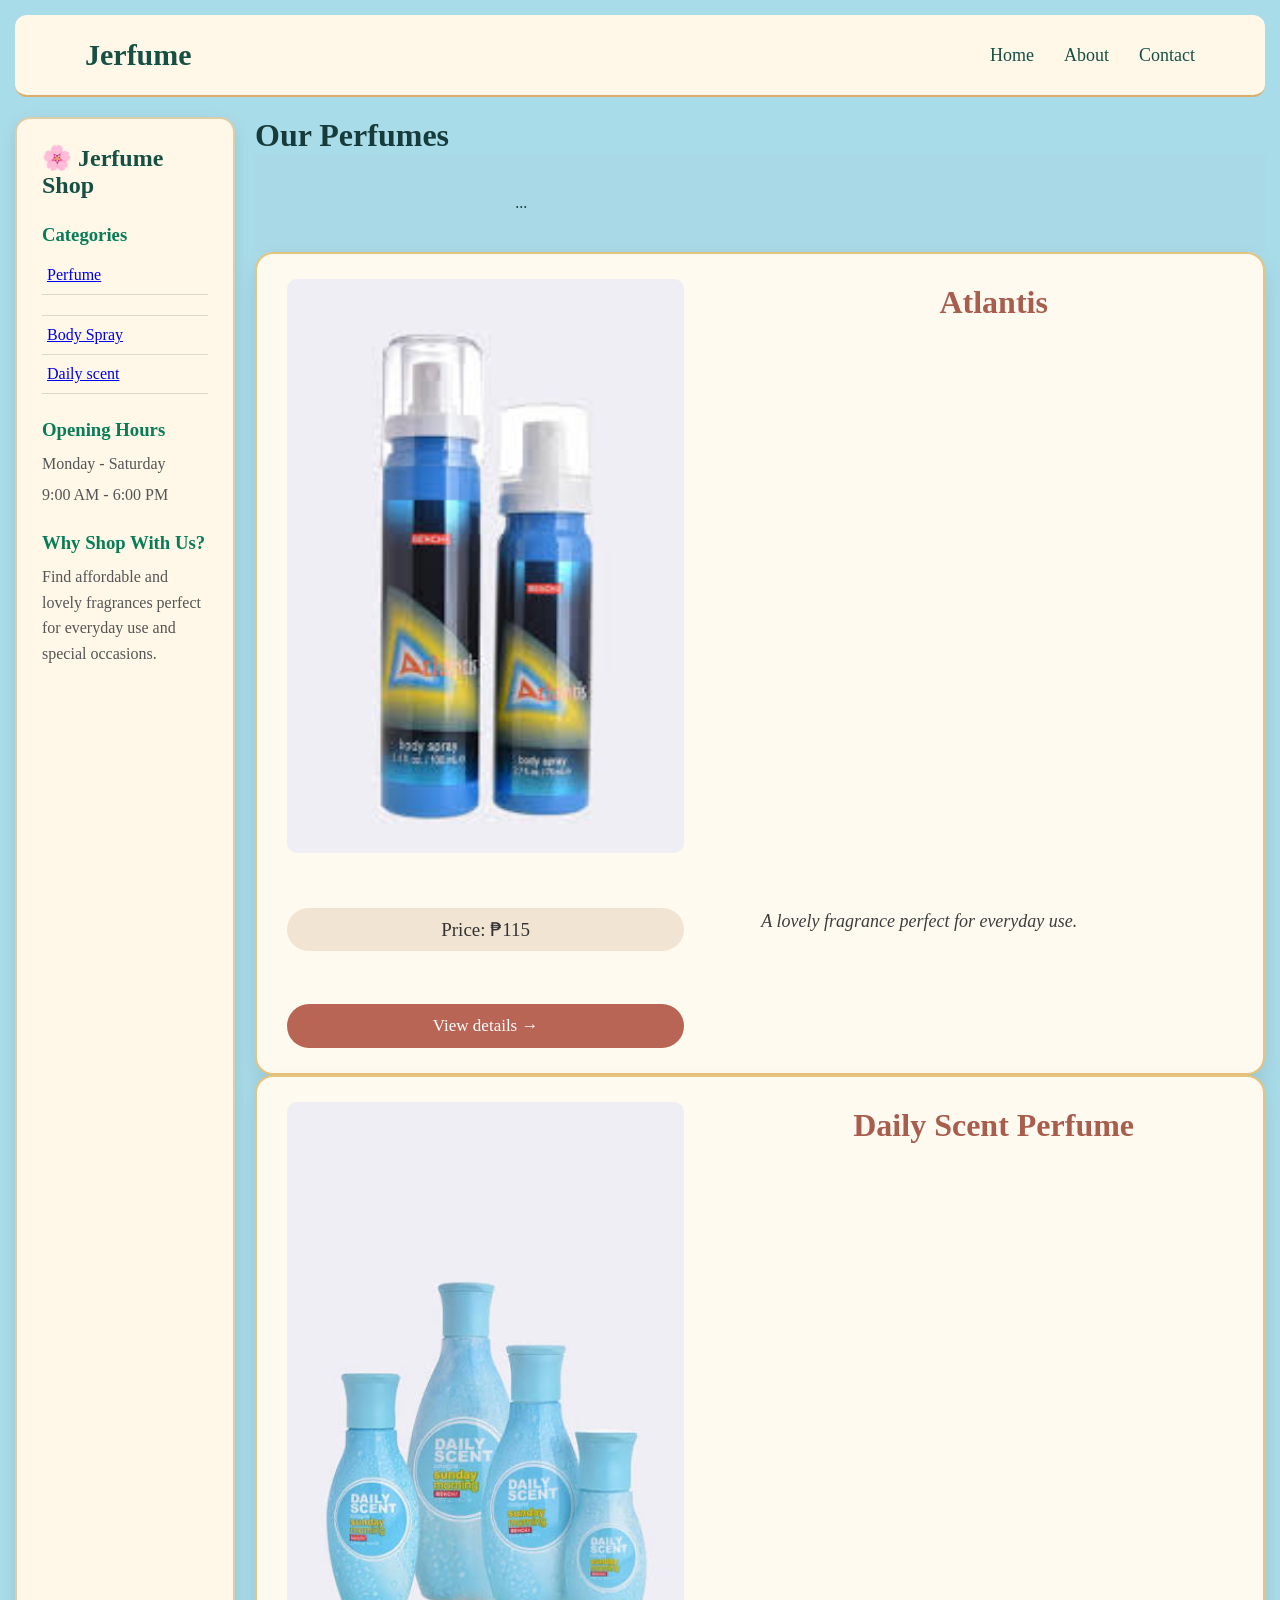
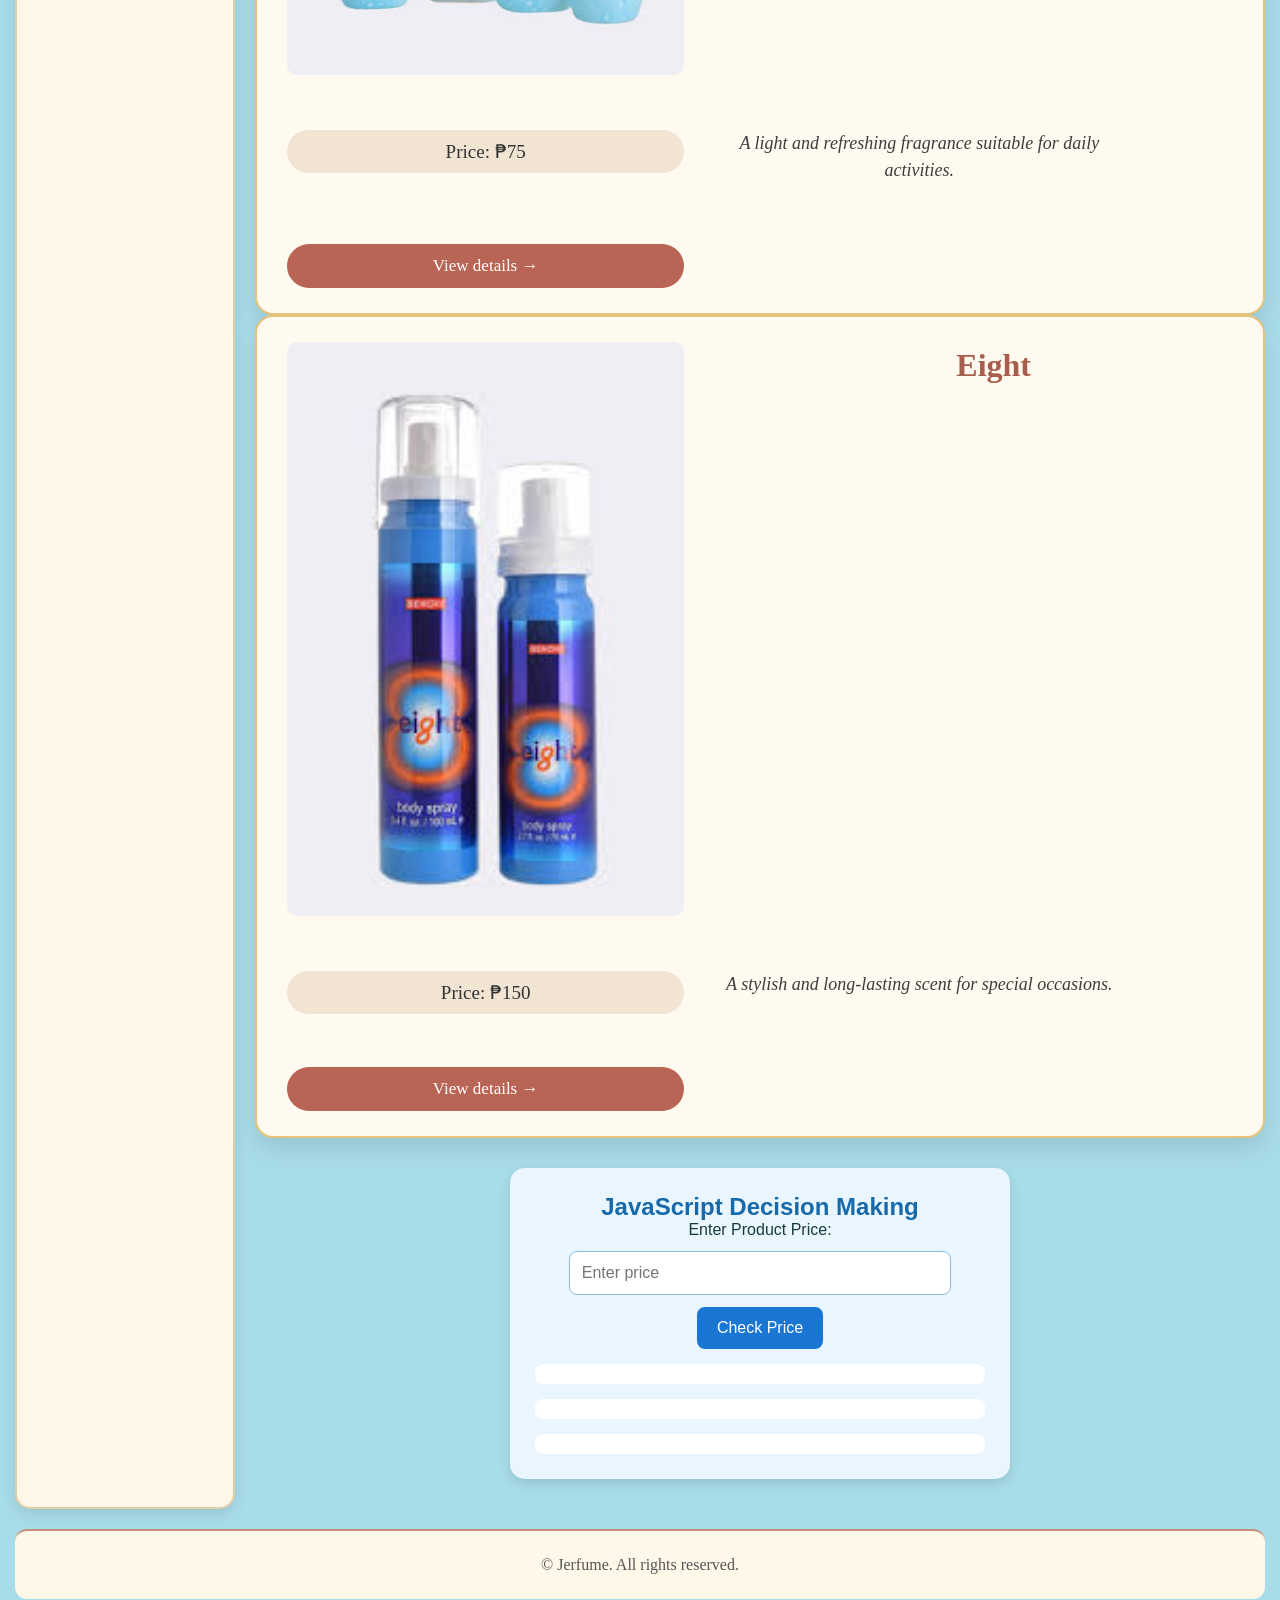
<file: index.html>
<!DOCTYPE html>
<html lang="en">

<head>
    <meta charset="UTF-8">
    <meta name="viewport" content="width=device-width, initial-scale=1.0">

    <title>Jerfume Shop</title>

    <link rel="stylesheet" href="style.css">
</head>

<body>

<div class="page">

    <!-- HEADER -->
    <header class="site-header">

        <h1 id="shop-name">Jerfume</h1>


        <nav>
            <ul>
                <li><a href="index.html">Home</a></li>
                <li><a href="about.html">About</a></li>
                <li><a href="contact.html">Contact</a></li>
            </ul>
        </nav>

    </header>


    <!-- SIDEBAR -->
    <aside class="sidebar">

        <h2>🌸 Jerfume Shop</h2>

        <h3>Categories</h3>

        <ul>
            <li><a href="products/atlantis.html">Perfume</a></li>
            <li><li><a href="products/eight.html">Body Spray</li>
            <li><a href="products/scent.html">Daily scent</a></li>
        
        </ul>

        <h3>Opening Hours</h3>

        <p>Monday - Saturday</p>
        <p>9:00 AM - 6:00 PM</p>

        <h3>Why Shop With Us?</h3>

        <p>
            Find affordable and lovely
            fragrances perfect for
            everyday use and special
            occasions.
        </p>

    </aside>


    <!-- MAIN -->
    <main>
<main>
    <h1>Our Perfumes</h1>

    <div class="products">
        ...
    </div>
</main>

                <!-- 1. ATLANTIS -->
                <div class="product-card">

                    <img src="atlantis.jpg" alt="Atlantis">

                    <h2>Atlantis</h2>

                    <div class="price">
                        Price: ₱115
                    </div>

                    <p class="product-description">
    A lovely fragrance perfect for everyday use.
</p>

                    <a href="products/atlantis.html">
                        View details →
                    </a>

                </div>


                <!-- 2. DAILY SCENT -->
                <div class="product-card">

                    <img src="scent.jpg"
                         alt="Daily Scent Perfume">

                    <h2>Daily Scent Perfume</h2>

                    <div class="price">
                        Price: ₱75
                    </div>

                    <p>
                        A light and refreshing
                        fragrance suitable for
                        daily activities.
                    </p>

                    <a href="products/scent.html">
                        View details →
                    </a>

                </div>


                <!-- 3. EIGHT -->
                <div class="product-card">

                    <img src="eight.jpg"
                         alt="Eight">

                    <h2>Eight</h2>

                    <div class="price">
                        Price: ₱150
                    </div>

                    <p>
                        A stylish and long-lasting
                        scent for special occasions.
                    </p>

                    <a href="products/eight.html">
                        View details →
                    </a>

                </div></section>


            <section class="comparison">
    <h2>JavaScript Decision Making</h2>

    <label for="price">Enter Product Price:</label>
    <input type="number" id="price" placeholder="Enter price">

    <button onclick="checkPrice()">Check Price</button>

    <div id="ifResult"></div>
    <div id="ternaryResult"></div>
    <div id="typeResult"></div>
</section>

<script src="script.js"></script>

        </section>

    </main>


    <!-- FOOTER -->
    <footer>


             © <span id="copyright-year"></span> Jerfume. All rights reserved.
</footer>
        

    </footer>
<script src="script.js"></script>
</div>
</body>
</html>
</file>
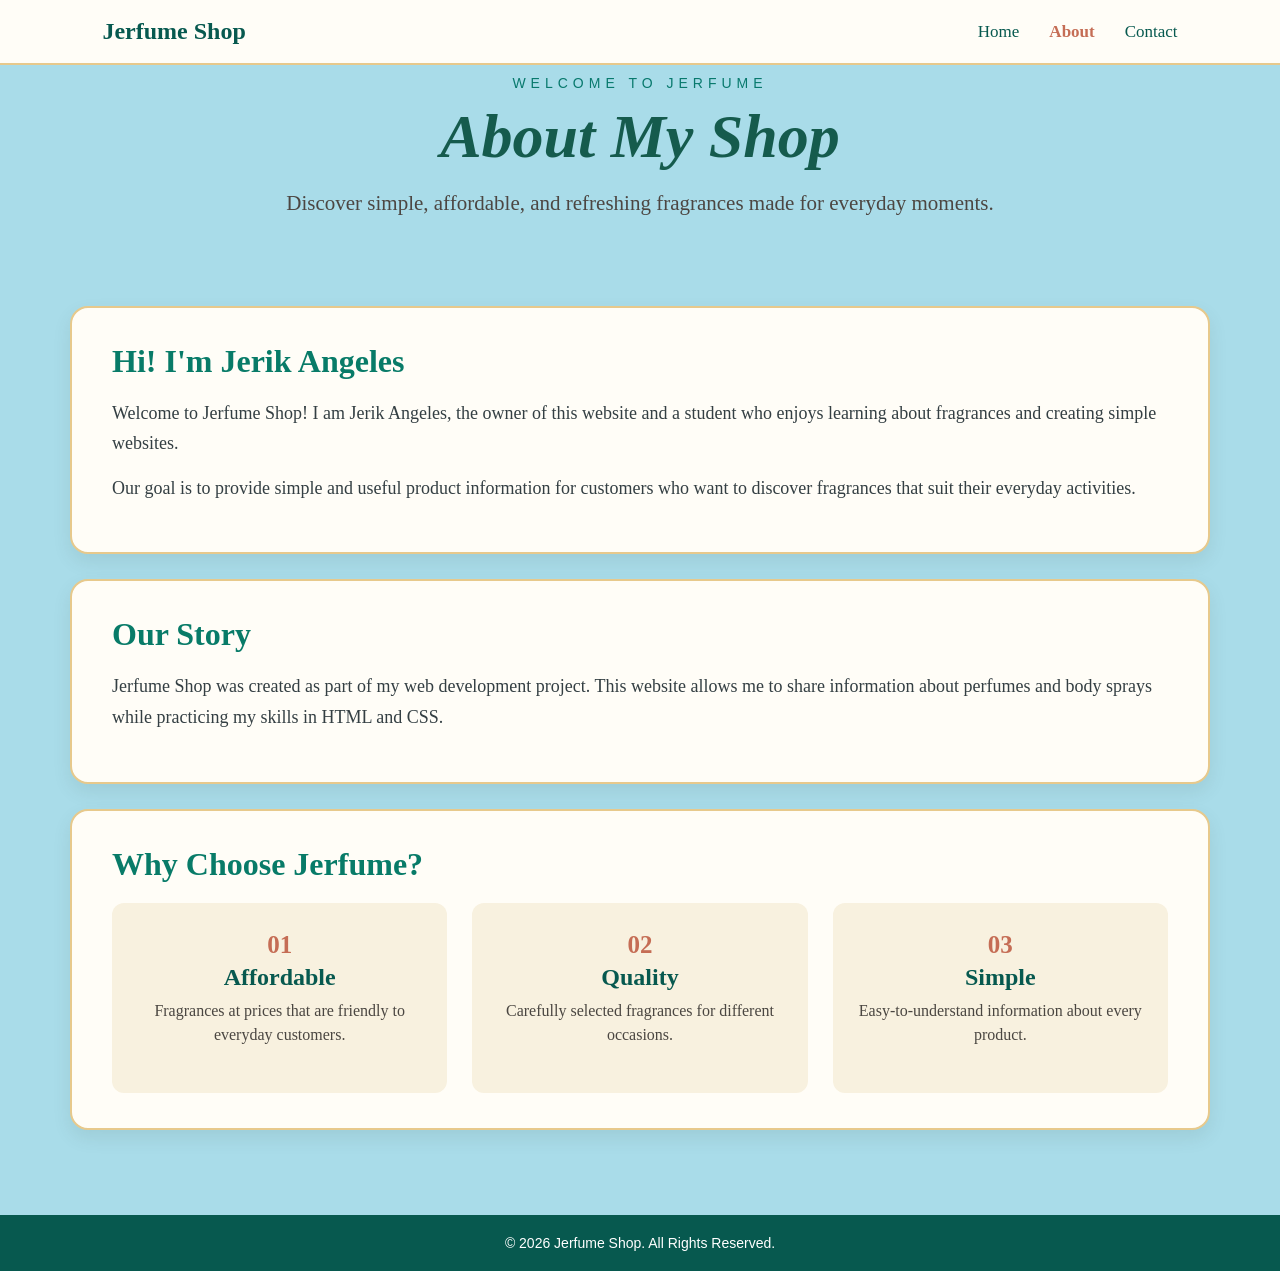
<file: about.html>
<!DOCTYPE html>
<html lang="en">
<head>
    <meta charset="UTF-8">
    <meta name="viewport" content="width=device-width, initial-scale=1.0">

    <title>About | Jerfume Shop</title>

    <link rel="stylesheet" href="about.css">
</head>

<body>

    <!-- NAVIGATION -->
    <header class="navbar">

        <a href="index.html" class="logo">
            Jerfume Shop
        </a>

        <nav>
            <a href="index.html">Home</a>
            <a href="about.html" class="active">About</a>
            <a href="contact.html">Contact</a>
        </nav>

    </header>


    <!-- ABOUT PAGE -->
    <main class="about-page">

        <!-- HERO -->
        <section class="hero">

            <p class="welcome">
                WELCOME TO JERFUME
            </p>

            <h1>
                About My Shop
            </h1>

            <p class="hero-text">
                Discover simple, affordable, and refreshing fragrances
                made for everyday moments.
            </p>

        </section>


        <!-- INTRODUCTION -->
        <section class="content-box">

            <h2>
                Hi! I'm Jerik Angeles
            </h2>

            <p>
                Welcome to Jerfume Shop! I am Jerik Angeles,
                the owner of this website and a student who enjoys
                learning about fragrances and creating simple websites.
            </p>

            <p>
                Our goal is to provide simple and useful product
                information for customers who want to discover
                fragrances that suit their everyday activities.
            </p>

        </section>


        <!-- OUR STORY -->
        <section class="content-box">

            <h2>
                Our Story
            </h2>

            <p>
                Jerfume Shop was created as part of my web development
                project. This website allows me to share information
                about perfumes and body sprays while practicing my
                skills in HTML and CSS.
            </p>

        </section>


        <!-- WHY CHOOSE JERFUME -->
        <section class="content-box">

            <h2>
                Why Choose Jerfume?
            </h2>

            <div class="cards">

                <!-- CARD 1 -->
                <div class="card">

                    <span class="number">
                        01
                    </span>

                    <h3>
                        Affordable
                    </h3>

                    <p>
                        Fragrances at prices that are friendly
                        to everyday customers.
                    </p>

                </div>


                <!-- CARD 2 -->
                <div class="card">

                    <span class="number">
                        02
                    </span>

                    <h3>
                        Quality
                    </h3>

                    <p>
                        Carefully selected fragrances for
                        different occasions.
                    </p>

                </div>


                <!-- CARD 3 -->
                <div class="card">

                    <span class="number">
                        03
                    </span>

                    <h3>
                        Simple
                    </h3>

                    <p>
                        Easy-to-understand information about
                        every product.
                    </p>

                </div>

            </div>

        </section>

    </main>


    <!-- FOOTER -->
    <footer>
        <p>
            © 2026 Jerfume Shop. All Rights Reserved.
        </p>
    </footer>
<script src="../script.js"></script>

</body>
</html>
</file>
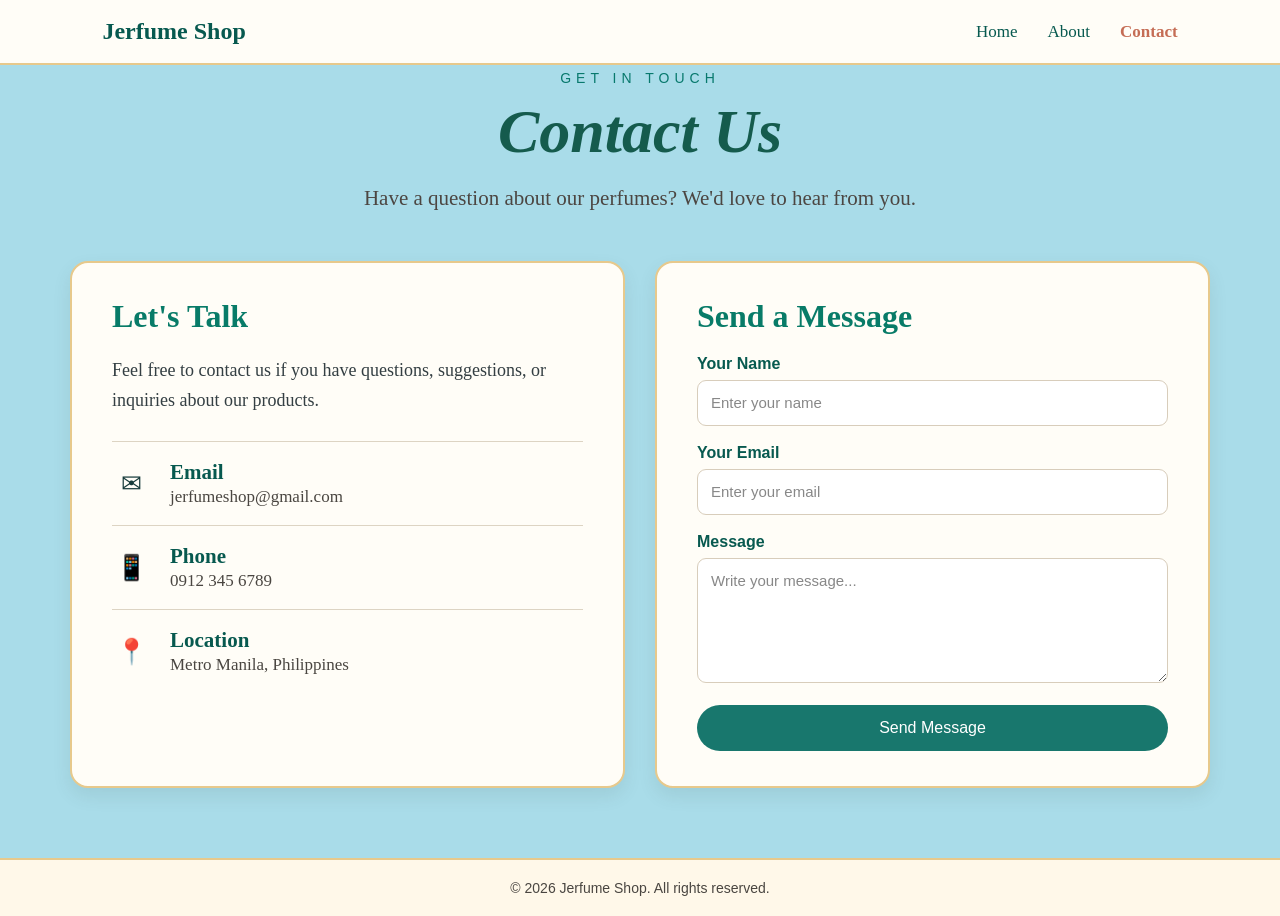
<file: contact.html>
<!DOCTYPE html>
<html lang="en">

<head>
    <meta charset="UTF-8">
    <meta name="viewport" content="width=device-width, initial-scale=1.0">

    <title>Contact | Jerfume Shop</title>

    <link rel="stylesheet" href="contact.css">
</head>

<body>

    <!-- NAVIGATION -->
    <header class="navbar">

        <a href="index.html" class="logo">
            Jerfume Shop
        </a>

        <nav>
            <a href="index.html">Home</a>
            <a href="about.html">About</a>
            <a href="contact.html" class="active">Contact</a>
        </nav>

    </header>


    <!-- CONTACT PAGE -->
    <main class="contact-page">

        <!-- HERO -->
        <section class="hero">

            <p class="welcome">
                GET IN TOUCH
            </p>

            <h1>
                Contact Us
            </h1>

            <p class="hero-text">
                Have a question about our perfumes?
                We'd love to hear from you.
            </p>

        </section>


        <!-- CONTACT CONTENT -->
        <section class="contact-container">


            <!-- LEFT SIDE -->
            <div class="contact-box">

                <h2>
                    Let's Talk
                </h2>

                <p class="description">
                    Feel free to contact us if you have questions,
                    suggestions, or inquiries about our products.
                </p>


                <!-- EMAIL -->
                <div class="contact-item">

                    <div class="icon">
                        ✉
                    </div>

                    <div>
                        <h3>Email</h3>
                        <p>jerfumeshop@gmail.com</p>
                    </div>

                </div>


                <!-- PHONE -->
                <div class="contact-item">

                    <div class="icon">
                        📱
                    </div>

                    <div>
                        <h3>Phone</h3>
                        <p>0912 345 6789</p>
                    </div>

                </div>


                <!-- LOCATION -->
                <div class="contact-item">

                    <div class="icon">
                        📍
                    </div>

                    <div>
                        <h3>Location</h3>
                        <p>Metro Manila, Philippines</p>
                    </div>

                </div>

            </div>


            <!-- RIGHT SIDE -->
            <div class="contact-box">

                <h2>
                    Send a Message
                </h2>


                <form>

                    <!-- NAME -->
                    <div class="form-group">

                        <label for="name">
                            Your Name
                        </label>

                        <input
                            type="text"
                            id="name"
                            name="name"
                            placeholder="Enter your name"
                        >

                    </div>


                    <!-- EMAIL -->
                    <div class="form-group">

                        <label for="email">
                            Your Email
                        </label>

                        <input
                            type="email"
                            id="email"
                            name="email"
                            placeholder="Enter your email"
                        >

                    </div>


                    <!-- MESSAGE -->
                    <div class="form-group">

                        <label for="message">
                            Message
                        </label>

                        <textarea
                            id="message"
                            name="message"
                            placeholder="Write your message..."
                        ></textarea>

                    </div>


                    <!-- BUTTON -->
                    <button type="submit">
                        Send Message
                    </button>

                </form>

            </div>

        </section>

    </main>


    <!-- FOOTER -->
    <footer>

        <p>
            © 2026 Jerfume Shop. All rights reserved.
        </p>

    </footer>
<script src="../script.js"></script>

</body>

</html>
</file>
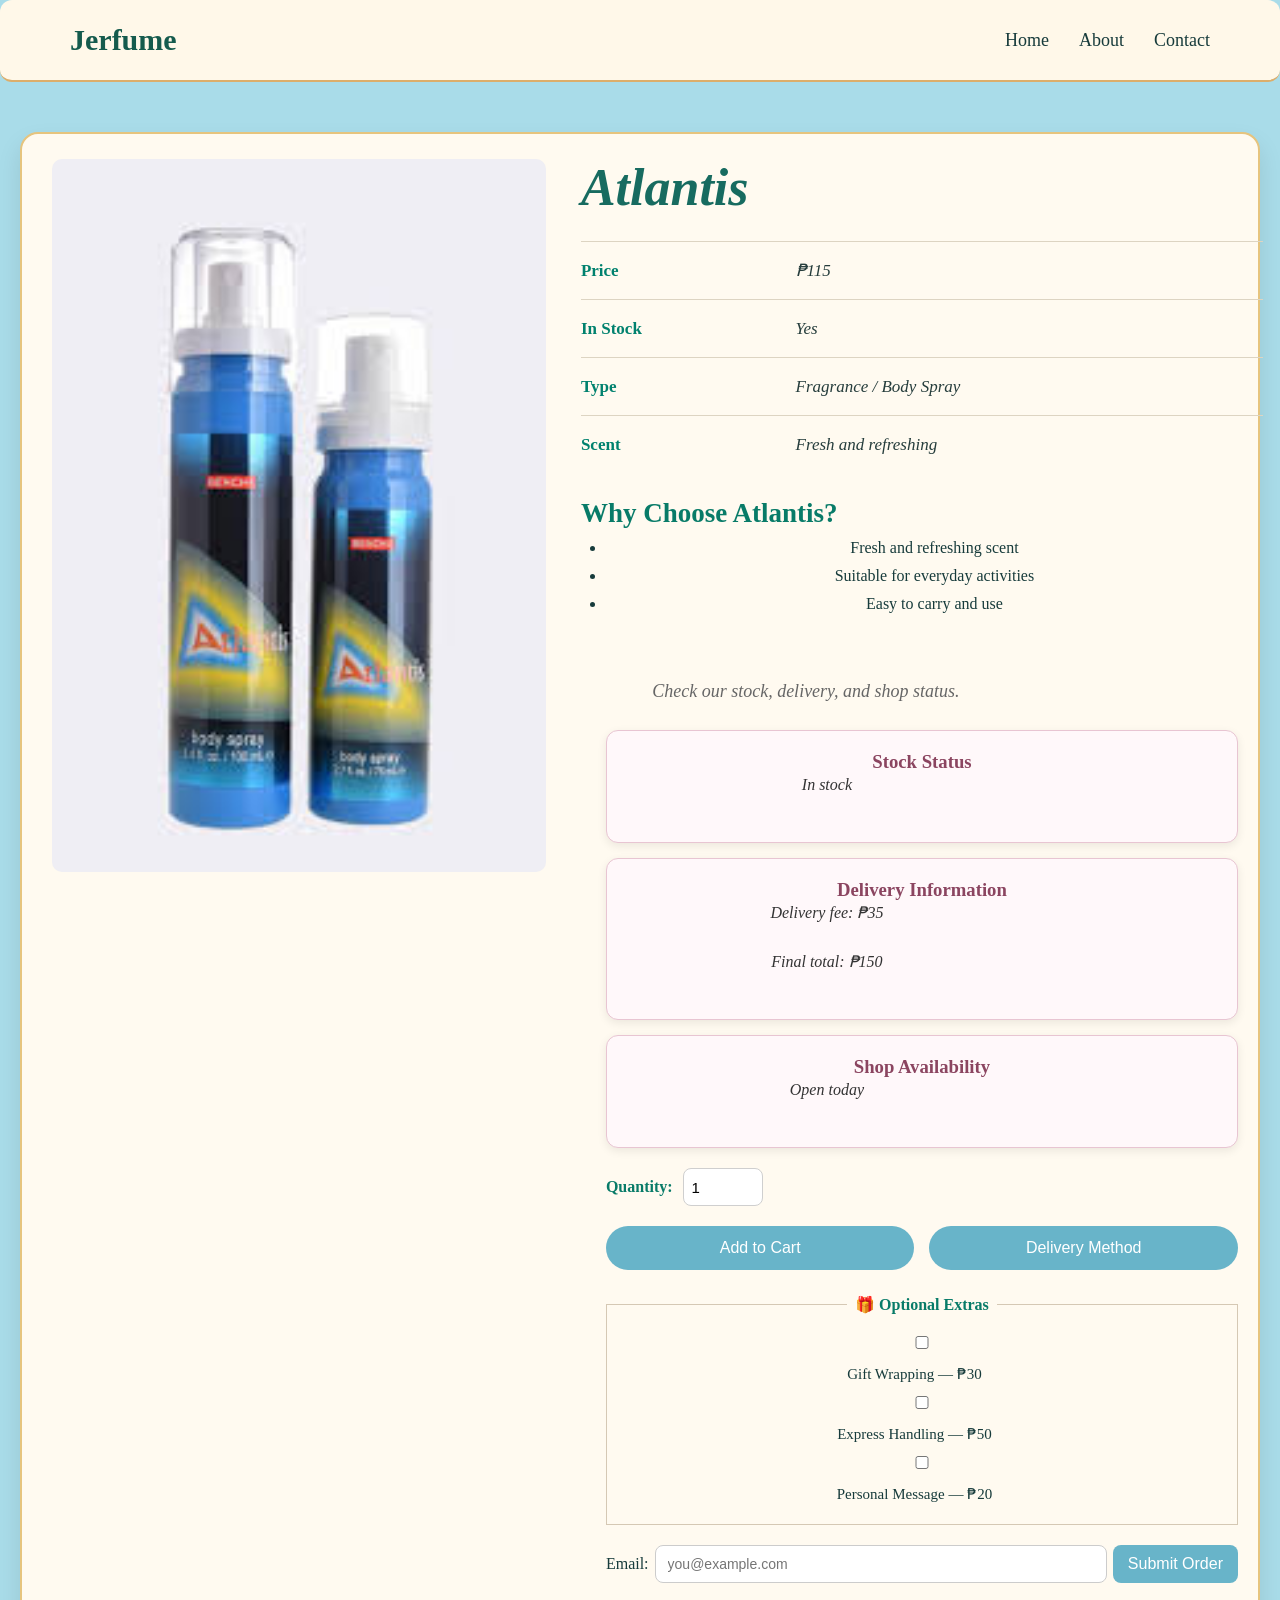
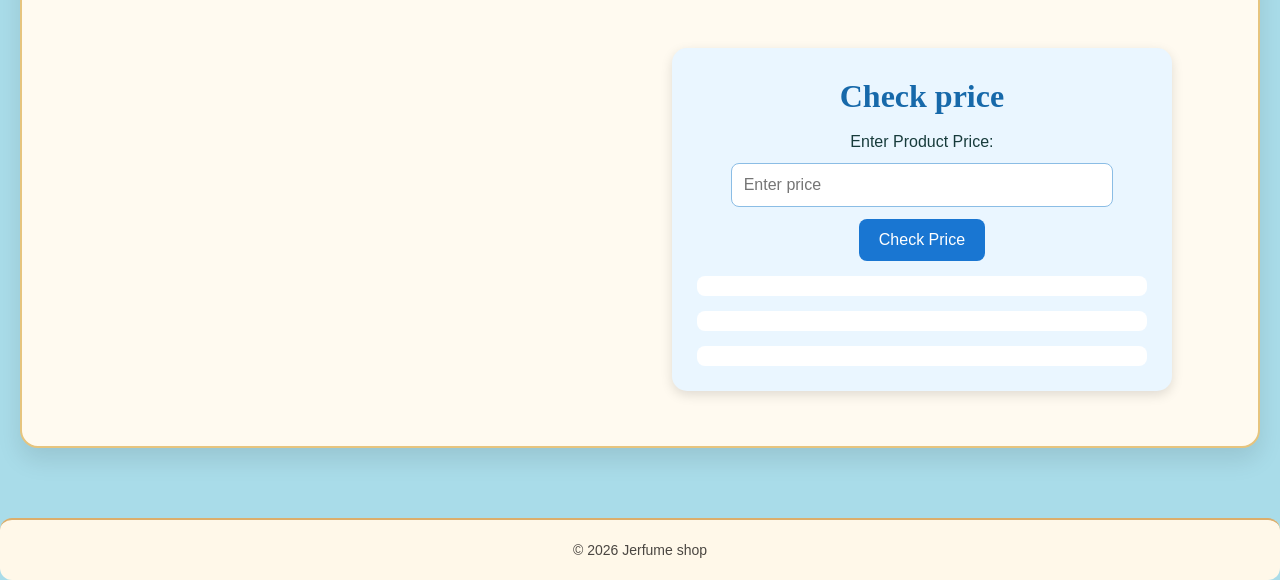
<file: products/atlantis.html>
<!DOCTYPE html>
<html lang="en">
<head>
    <meta charset="UTF-8">
    <meta name="viewport" content="width=device-width, initial-scale=1.0">
    <title>Atlantis | Jerfume</title>

    <link rel="stylesheet" href="../style.css">
</head>

<body>

    <!-- HEADER -->
    <header class="site-header">
        <div class="logo">
            <a href="../index.html">Jerfume</a>
        </div>

        <nav class="navigation">
            <a href="../index.html">Home</a>
            <a href="../about.html">About</a>
            <a href="../contact.html">Contact</a>
        </nav>
    </header>


    <!-- MAIN -->
    <main class="product-page">

        <section class="product-card">

            <!-- IMAGE -->
            <div class="product-image">
                <img src="../atlantis.jpg" alt="Atlantis Body Spray">
            </div>


            <!-- DETAILS -->
            <div class="product-info">

                <h1>Atlantis</h1>

                <div class="info-row">
                    <strong>Price</strong>
                    <em>₱115</em>
                </div>

                <div class="info-row">
                    <strong>In Stock</strong>
                    <em>Yes</em>
                </div>

                <div class="info-row">
                    <strong>Type</strong>
                    <em>Fragrance / Body Spray</em>
                </div>

                <div class="info-row">
                    <strong>Scent</strong>
                    <em>Fresh and refreshing</em>
                </div>


                <!-- WHY CHOOSE -->
                <div class="why-atlantis">

                    <h2>Why Choose Atlantis?</h2>

                    <ul>
                        <li>Fresh and refreshing scent</li>
                        <li>Suitable for everyday activities</li>
                        <li>Easy to carry and use</li>
                    </ul>

                </div>


<!-- JERFUME SHOP DECISIONS -->
<section class="shop-decisions">
    
    <p>Check our stock, delivery, and shop status.</p>

    
<div class="decision-card">
    <h3>Stock Status</h3>
    <p id="stock-status">Loading...</p>
</div>

<div class="decision-card">
    <h3>Delivery Information</h3>
    <p id="delivery-status">Loading...</p>
    <p id="final-total">Loading...</p>
</div>

<div class="decision-card">
    <h3>Shop Availability</h3>
    <p id="shop-status">Loading...</p>
</div>




                <!-- QUANTITY -->
                <div class="quantity">
                    <label for="quantity">Quantity:</label>
                    <input type="number" id="quantity" value="1" min="1">
                </div>


                <!-- BUTTONS -->
                <div class="buttons">
                    <button type="button">Add to Cart</button>
                    <button type="button">Delivery Method</button>
                </div>


                <!-- OPTIONAL EXTRAS -->
                <fieldset class="extras">

                    <legend>🎁 Optional Extras</legend>

                    <label>
                        <input type="checkbox">
                        Gift Wrapping — ₱30
                    </label>

                    <label>
                        <input type="checkbox">
                        Express Handling — ₱50
                    </label>

                    <label>
                        <input type="checkbox">
                        Personal Message — ₱20
                    </label>

                </fieldset>


                <!-- EMAIL -->
                <div class="order-email">

                    <label for="email">Email:</label>

                    <input
                        type="email"
                        id="email"
                        placeholder="you@example.com"
                    >

                    <button type="submit">
                        Submit Order
                    </button>

                </div></section>

            <section class="comparison">
    <h2>Check price</h2>

    <label for="price">Enter Product Price:</label>
    <input type="number" id="price" placeholder="Enter price">

    <button onclick="checkPrice()">Check Price</button>

    <div id="ifResult"></div>
    <div id="ternaryResult"></div>
    <div id="typeResult"></div>
</section>


        </section>

    </main>


    <!-- FOOTER -->
    <footer class="site-footer">
         © <span id="copyright-year"></span> Jerfume shop
    </footer>
<script src="../script.js"></script>

</body>
</html>
</file>
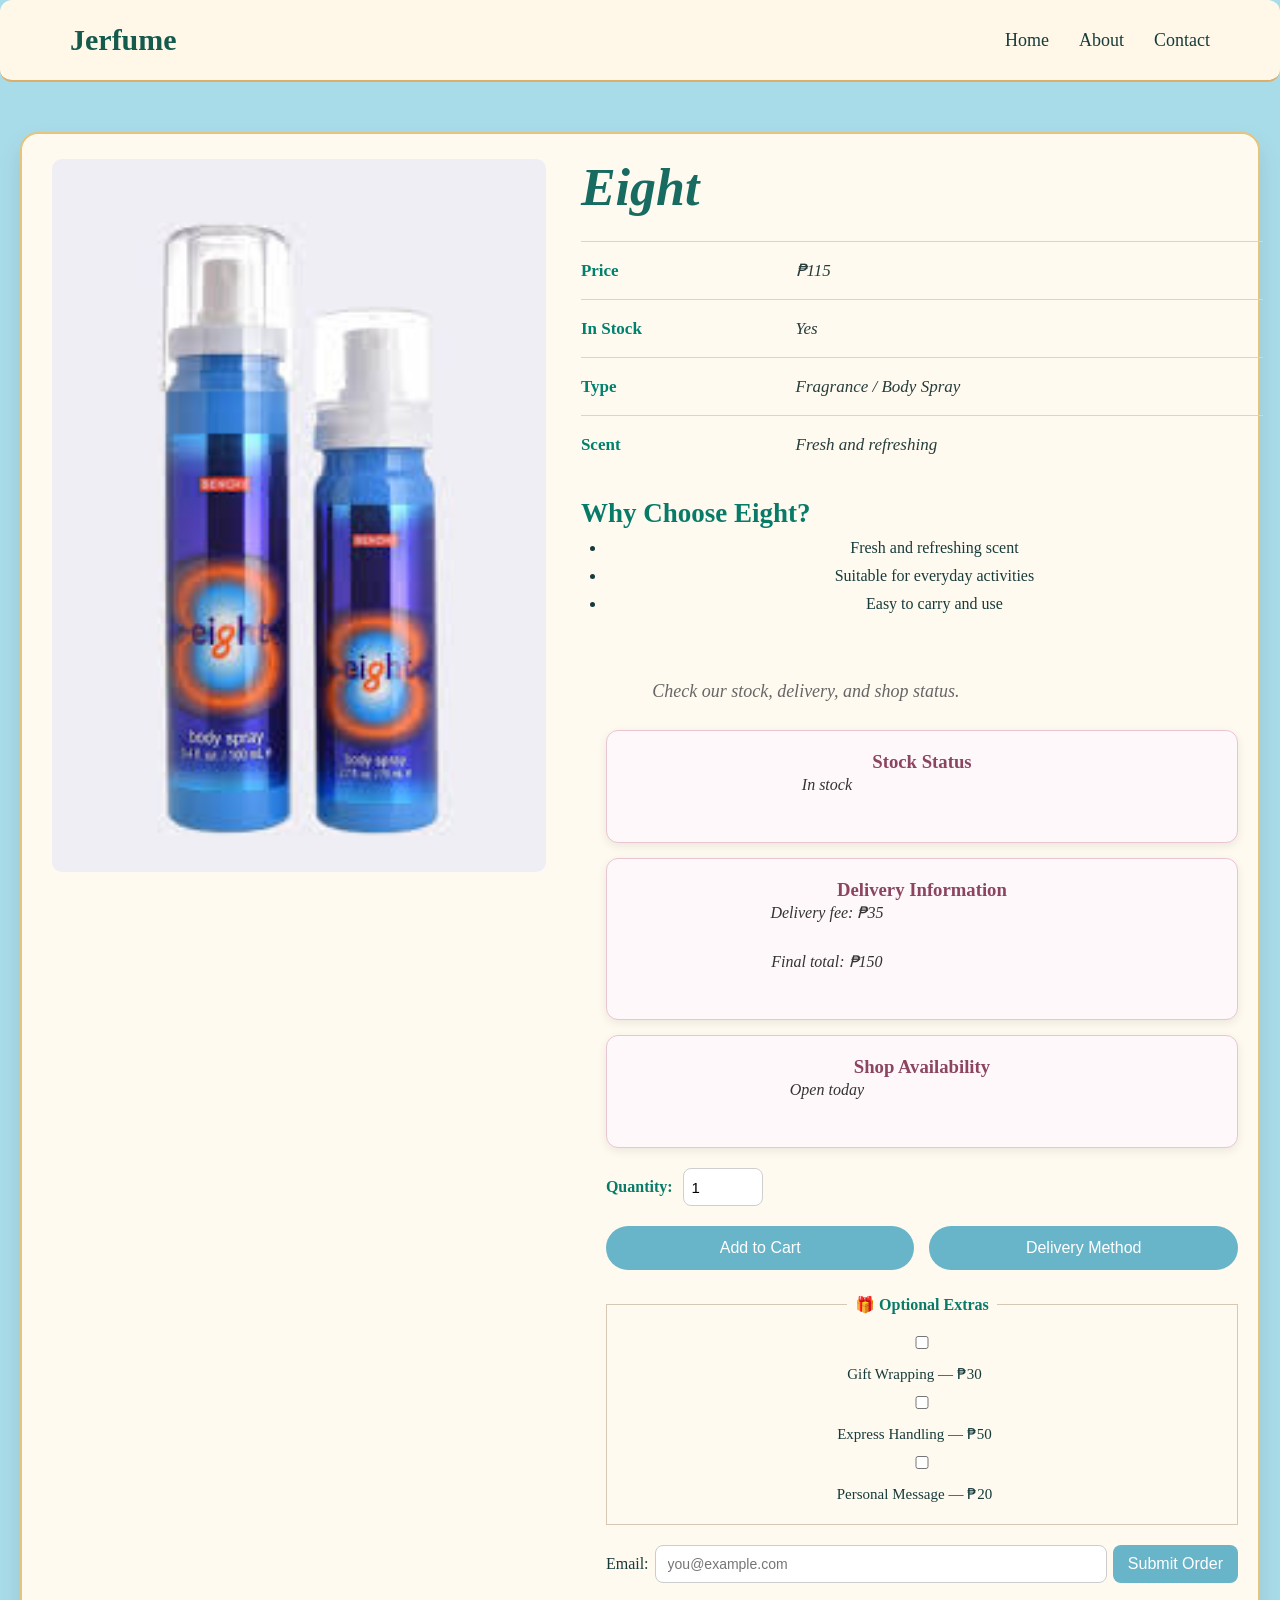
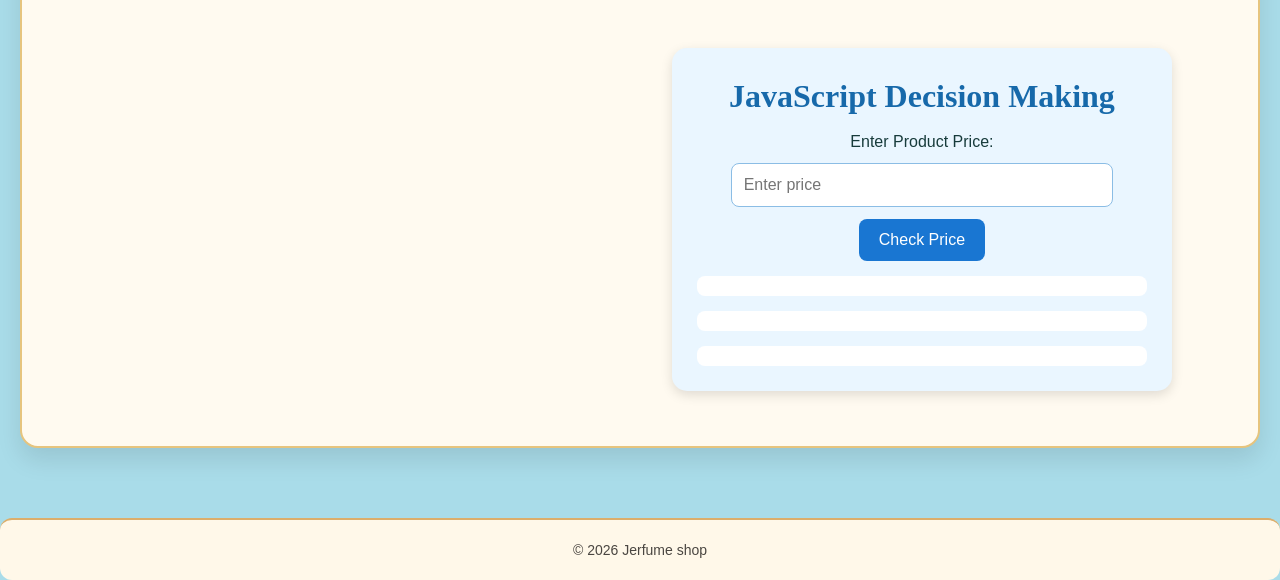
<file: products/eight.html>
<!DOCTYPE html>
<html lang="en">
<head>
    <meta charset="UTF-8">
    <meta name="viewport" content="width=device-width, initial-scale=1.0">
    <title>Atlantis | Jerfume</title>

    <link rel="stylesheet" href="../style.css">
</head>

<body>

    <!-- HEADER -->
    <header class="site-header">
        <div class="logo">
            <a href="../index.html">Jerfume</a>
        </div>

        <nav class="navigation">
            <a href="../index.html">Home</a>
            <a href="../about.html">About</a>
            <a href="../contact.html">Contact</a>
        </nav>
    </header>


    <!-- MAIN -->
    <main class="product-page">

        <section class="product-card">

            <!-- IMAGE -->
            <div class="product-image">
                <img src="../eight.jpg" alt="Atlantis Body Spray">
            </div>


            <!-- DETAILS -->
            <div class="product-info">

                <h1>Eight</h1>

                <div class="info-row">
                    <strong>Price</strong>
                    <em>₱115</em>
                </div>

                <div class="info-row">
                    <strong>In Stock</strong>
                    <em>Yes</em>
                </div>

                <div class="info-row">
                    <strong>Type</strong>
                    <em>Fragrance / Body Spray</em>
                </div>

                <div class="info-row">
                    <strong>Scent</strong>
                    <em>Fresh and refreshing</em>
                </div>


                <!-- WHY CHOOSE -->
                <div class="why-atlantis">

                    <h2>Why Choose Eight?</h2>

                    <ul>
                        <li>Fresh and refreshing scent</li>
                        <li>Suitable for everyday activities</li>
                        <li>Easy to carry and use</li>
                    </ul>

                </div>

<section class="shop-decisions">
    
    <p>Check our stock, delivery, and shop status.</p>

    
<div class="decision-card">
    <h3>Stock Status</h3>
    <p id="stock-status">Loading...</p>
</div>

<div class="decision-card">
    <h3>Delivery Information</h3>
    <p id="delivery-status">Loading...</p>
    <p id="final-total">Loading...</p>
</div>

<div class="decision-card">
    <h3>Shop Availability</h3>
    <p id="shop-status">Loading...</p>
</div>

 <!-- QUANTITY -->
                <div class="quantity">
                    <label for="quantity">Quantity:</label>
                    <input type="number" id="quantity" value="1" min="1">
                </div>

                <!-- BUTTONS -->
                <div class="buttons">
                    <button type="button">Add to Cart</button>
                    <button type="button">Delivery Method</button>
                </div>


                <!-- OPTIONAL EXTRAS -->
                <fieldset class="extras">

                    <legend>🎁 Optional Extras</legend>

                    <label>
                        <input type="checkbox">
                        Gift Wrapping — ₱30
                    </label>

                    <label>
                        <input type="checkbox">
                        Express Handling — ₱50
                    </label>

                    <label>
                        <input type="checkbox">
                        Personal Message — ₱20
                    </label>

                </fieldset>


                <!-- EMAIL -->
                <div class="order-email">

                    <label for="email">Email:</label>

                    <input
                        type="email"
                        id="email"
                        placeholder="you@example.com"
                    >

                    <button type="submit">
                        Submit Order
                    </button>

                </div></section>

            <section class="comparison">
    <h2>JavaScript Decision Making</h2>

    <label for="price">Enter Product Price:</label>
    <input type="number" id="price" placeholder="Enter price">

    <button onclick="checkPrice()">Check Price</button>

    <div id="ifResult"></div>
    <div id="ternaryResult"></div>
    <div id="typeResult"></div>
</section>


        </section>

    </main>


    <!-- FOOTER -->
    <footer class="site-footer">
        © <span id="copyright-year"></span> Jerfume shop
    </footer>
<script src="../script.js"></script>
</body>
</html>
</file>
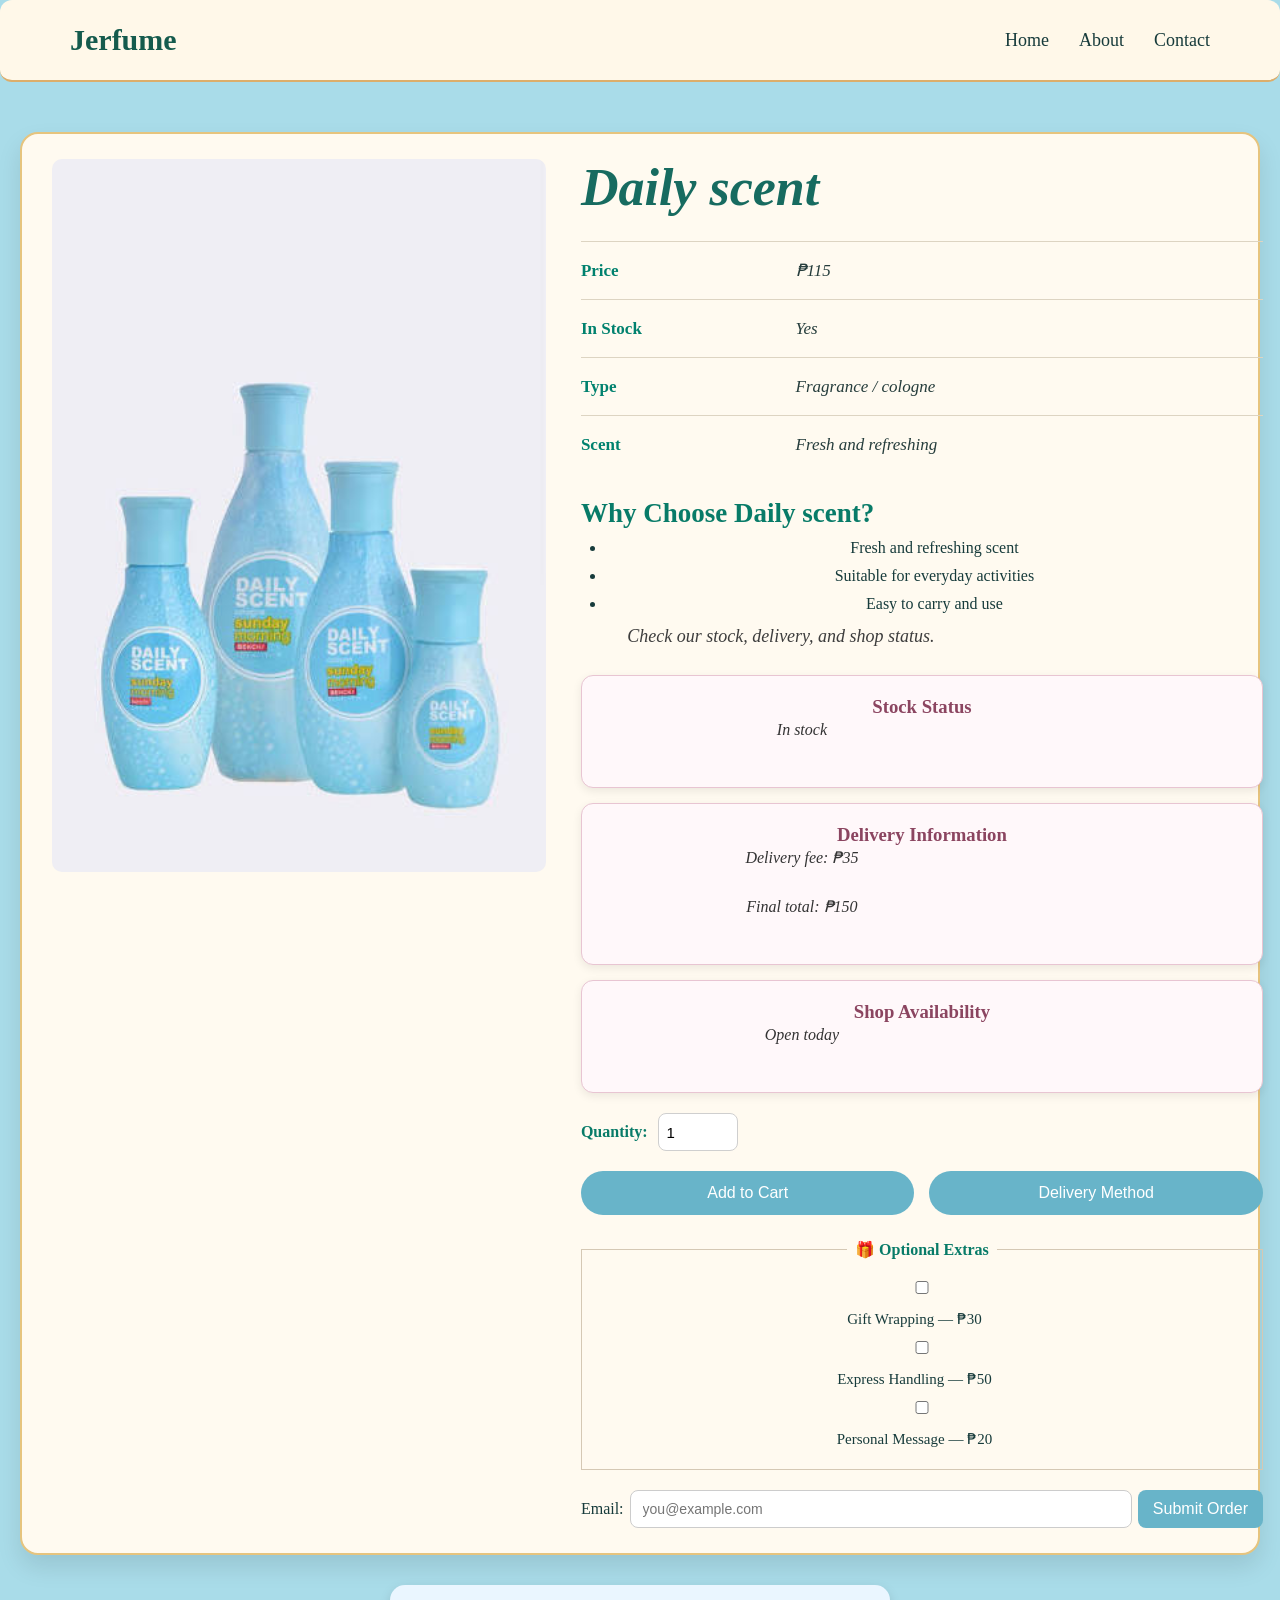
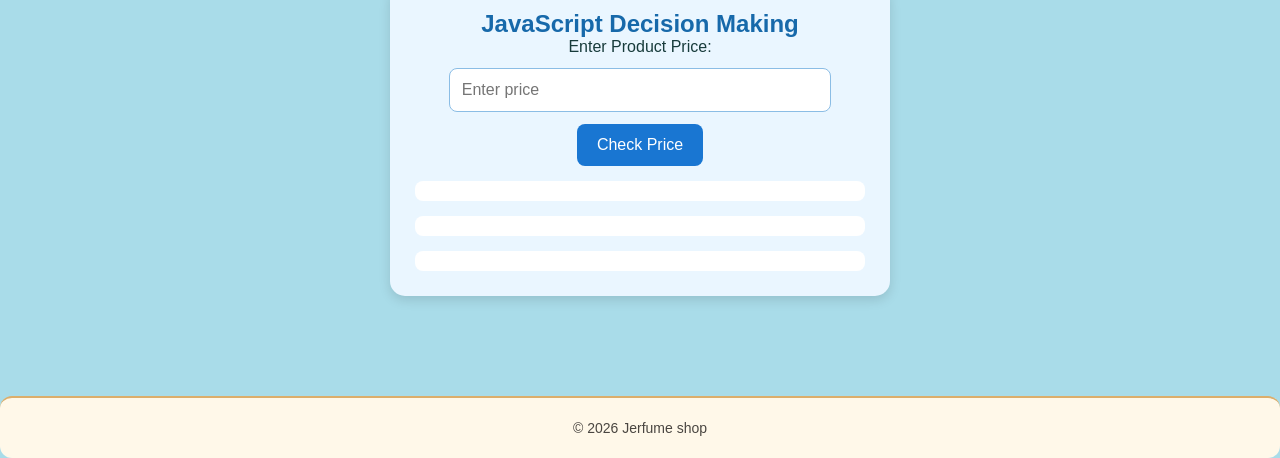
<file: products/scent.html>
<!DOCTYPE html>
<html lang="en">
<head>
    <meta charset="UTF-8">
    <meta name="viewport" content="width=device-width, initial-scale=1.0">
    <title>Atlantis | Jerfume</title>

    <link rel="stylesheet" href="../style.css">
</head>

<body>

    <!-- HEADER -->
    <header class="site-header">
        <div class="logo">
            <a href="../index.html">Jerfume</a>
        </div>

        <nav class="navigation">
            <a href="../index.html">Home</a>
            <a href="../about.html">About</a>
            <a href="../contact.html">Contact</a>
        </nav>
    </header>


    <!-- MAIN -->
    <main class="product-page">

        <section class="product-card">

            <!-- IMAGE -->
            <div class="product-image">
                <img src="../scent.jpg" alt="Atlantis Body Spray">
            </div>


            <!-- DETAILS -->
            <div class="product-info">

                <h1>Daily scent </h1>

                <div class="info-row">
                    <strong>Price</strong>
                    <em>₱115</em>
                </div>

                <div class="info-row">
                    <strong>In Stock</strong>
                    <em>Yes</em>
                </div>

                <div class="info-row">
                    <strong>Type</strong>
                    <em>Fragrance / cologne</em>
                </div>

                <div class="info-row">
                    <strong>Scent</strong>
                    <em>Fresh and refreshing</em>
                </div>


                <!-- WHY CHOOSE -->
                <div class="why-atlantis">

                    <h2>Why Choose Daily scent?</h2>

                    <ul>
                        <li>Fresh and refreshing scent</li>
                        <li>Suitable for everyday activities</li>
                        <li>Easy to carry and use</li>
                    </ul>

                </div>

<p>Check our stock, delivery, and shop status.</p>

    
<div class="decision-card">
    <h3>Stock Status</h3>
    <p id="stock-status">Loading...</p>
</div>

<div class="decision-card">
    <h3>Delivery Information</h3>
    <p id="delivery-status">Loading...</p>
    <p id="final-total">Loading...</p>
</div>

<div class="decision-card">
    <h3>Shop Availability</h3>
    <p id="shop-status">Loading...</p>
</div>
                 <!-- QUANTITY -->
                <div class="quantity">
                    <label for="quantity">Quantity:</label>
                    <input type="number" id="quantity" value="1" min="1">
                </div>


                <!-- BUTTONS -->
                <div class="buttons">
                    <button type="button">Add to Cart</button>
                    <button type="button">Delivery Method</button>
                </div>


                <!-- OPTIONAL EXTRAS -->
                <fieldset class="extras">

                    <legend>🎁 Optional Extras</legend>

                    <label>
                        <input type="checkbox">
                        Gift Wrapping — ₱30
                    </label>

                    <label>
                        <input type="checkbox">
                        Express Handling — ₱50
                    </label>

                    <label>
                        <input type="checkbox">
                        Personal Message — ₱20
                    </label>

                </fieldset>


                <!-- EMAIL -->
                <div class="order-email">

                    <label for="email">Email:</label>

                    <input
                        type="email"
                        id="email"
                        placeholder="you@example.com"
                    >

                    <button type="submit">
                        Submit Order
                    </button>

                </div></section>

            <section class="comparison">
    <h2>JavaScript Decision Making</h2>

    <label for="price">Enter Product Price:</label>
    <input type="number" id="price" placeholder="Enter price">

    <button onclick="checkPrice()">Check Price</button>

    <div id="ifResult"></div>
    <div id="ternaryResult"></div>
    <div id="typeResult"></div>
</section>


        </section>

    </main>


    <!-- FOOTER -->
    <footer class="site-footer">
        © <span id="copyright-year"></span> Jerfume shop
    </footer>
<script src="../script.js"></script>
</body>
</html>
</file>
<file: style.css>
/* =====================================
   GENERAL
===================================== */

* {
    margin: 0;
    padding: 0;
    box-sizing: border-box;
}

body {
    font-family: Arial, sans-serif;
    background-color: #a9d8e6;
    color: #243746;
}


/* =====================================
   PAGE GRID
===================================== */

.page {
    display: grid;

    grid-template-columns: 220px 1fr;

    grid-template-areas:
        "masthead masthead"
        "side main"
        "foot foot";

    gap: 16px;

    min-height: 100vh;

    padding: 15px;
}


/* =====================================
   HEADER
===================================== */

.site-header {
    grid-area: masthead;

    display: flex;

    justify-content: space-between;

    align-items: center;

    padding: 22px 50px;

    background-color: #fff8e8;

    border-bottom: 2px solid #d99a78;

    border-radius: 12px;
}

.site-header h1 {
    color: #164f43;

    font-family: Georgia, serif;

    font-size: 30px;
}

.site-header nav ul {
    display: flex;

    gap: 30px;

    list-style: none;
}

.site-header nav ul li a {
    text-decoration: none;

    color: #164f43;

    font-family: Georgia, serif;

    font-size: 18px;
}

.site-header nav ul li a:hover {
    color: #c86b55;
}


/* =====================================
   SIDEBAR
===================================== */

.sidebar {
    grid-area: side;

    background-color: #fff8e8;

    border: 2px solid #ddcda9;

    border-radius: 15px;

    padding: 25px;

    box-shadow:
        0 5px 15px rgba(0, 0, 0, 0.10);
}

.sidebar h2 {
    font-family: Georgia, serif;

    color: #164f43;

    font-size: 24px;

    margin-bottom: 25px;
}

.sidebar h3 {
    font-family: Georgia, serif;

    color: #087c57;

    margin-top: 25px;

    margin-bottom: 10px;
}

.sidebar ul {
    list-style: none;
}

.sidebar ul li {
    padding: 10px 5px;

    border-bottom: 1px solid #ddd8ca;

    color: #555;
}

.sidebar p {
    color: #555;

    line-height: 1.6;

    margin-bottom: 5px;
}


/* =====================================
   MAIN
===================================== */

main {
    grid-area: main;
}


/* =====================================
   OUR PERFUMES
===================================== */

.products {
    width: 100%;

    padding: 40px;

    background-color: #a9d8e6;

    text-align: center;
}

.products > h1 {
    font-family: Georgia, serif;

    font-size: 48px;

    font-style: italic;

    color: #1f1f1f;

    margin-bottom: 40px;
}


/* =====================================
   PRODUCT CONTAINER
===================================== */

.product-container {
    width: 100%;

    max-width: 1050px;

    margin: 0 auto;

    display: grid;

    grid-template-columns: repeat(2, 1fr);

    gap: 30px;
}


/* =====================================
   PRODUCT CARD
===================================== */

.product-card {
    background-color: #fffaf0;

    border: 2px solid #ddcda9;

    border-radius: 15px;

    padding: 35px 35px 40px;

    min-height: 610px;

    display: flex;

    flex-direction: column;

    align-items: center;

    text-align: center;

    box-shadow:
        0 5px 15px rgba(0, 0, 0, 0.10);

    transition:
        transform 0.3s ease,
        box-shadow 0.3s ease;
}


/* HOVER */

.product-card:hover {
    transform: translateY(-6px);

    box-shadow:
        0 10px 25px rgba(0, 0, 0, 0.15);
}


/* =====================================
   PRODUCT IMAGE
===================================== */

.product-card img {
    width: 280px;

    height: 280px;

    object-fit: contain;

    margin-bottom: 20px;

    border-radius: 10px;
}


/* =====================================
   PRODUCT NAME
===================================== */

.product-card h2 {
    font-family: Georgia, serif;

    font-size: 32px;

    color: #a85d4d;

    margin: 5px 0 18px;
}


/* =====================================
   PRICE
===================================== */

.product-card .price {
    background-color: #f1e4d2;

    padding: 10px 25px;

    border-radius: 30px;

    font-family: Georgia, serif;

    font-size: 19px;

    color: #333;

    margin-bottom: 18px;
}


/* =====================================
   DESCRIPTION
===================================== */

.product-card p {
    max-width: 400px;

    font-family: Georgia, serif;

    font-size: 18px;

    font-style: italic;

    line-height: 1.5;

    color: #3d3d3d;

    margin-bottom: 25px;
}


/* =====================================
   VIEW DETAILS
===================================== */

.product-card a {
    margin-top: auto;

    display: inline-block;

    background-color: #b96555;

    color: white;

    padding: 12px 30px;

    border-radius: 30px;

    font-family: Georgia, serif;

    font-size: 17px;

    text-decoration: none;

    transition: 0.3s;
}

.product-card a:hover {
    background-color: #8f493d;

    transform: scale(1.05);
}


/* =====================================
   FOOTER
===================================== */

footer {
    grid-area: foot;

    background-color: #fff8e8;

    text-align: center;

    padding: 25px;

    border-top: 2px solid #c78f78;

    color: #555;

    border-radius: 12px;
}


/* =====================================
   MOBILE
===================================== */

@media (max-width: 800px) {

    .page {
        grid-template-columns: 1fr;

        grid-template-areas:
            "masthead"
            "side"
            "main"
            "foot";
    }

    .site-header {
        flex-direction: column;

        gap: 15px;

        padding: 20px;
    }

    .site-header nav ul {
        gap: 15px;

        flex-wrap: wrap;

        justify-content: center;
    }

    .product-container {
        grid-template-columns: 1fr;
    }

    .product-card {
        min-height: auto;
    }

    .product-card img {
        width: 220px;
        height: 220px;
    }

    .products {
        padding: 25px 10px;
    }

    .products > h1 {
        font-size: 38px;
    }
}

/* =========================================
   RESET
========================================= */

* {
    box-sizing: border-box;
}

html,
body {
    margin: 0;
    padding: 0;
    width: 100%;
}


/* =========================================
   BODY
========================================= */

body {
    background: #a9dce9;
    color: #173b3b;

    font-family: Georgia, "Times New Roman", serif;
}


/* =========================================
   HEADER
========================================= */

.site-header {
    width: 100%;
    height: 82px;

    background: #fff8e9;

    border-bottom: 2px solid #dcae6b;

    display: flex;
    align-items: center;
    justify-content: space-between;

    padding: 0 70px;

    position: relative;
    z-index: 10;
}


/* LOGO */

.site-header .logo {
    margin: 0;
    padding: 0;
}

.site-header .logo a {
    color: #155b4d;

    font-size: 30px;
    font-weight: bold;

    text-decoration: none;
}


/* NAVIGATION */

.site-header .navigation {
    display: flex;
    flex-direction: row;
    align-items: center;

    gap: 30px;

    margin: 0;
    padding: 0;
}

.site-header .navigation a {
    color: #173b3b;

    font-size: 18px;

    text-decoration: none;
}

.site-header .navigation a:hover {
    color: #087b68;
}


/* =========================================
   PRODUCT PAGE
========================================= */

.product-page {
    width: 100%;

    padding: 50px 20px 70px;

    background: #a9dce9;
}


/* =========================================
   PRODUCT CARD
========================================= */

.product-card {
    width: 100%;
    max-width: 1100px;

    margin: 0 auto;

    background: #fffaf0;

    border: 2px solid #e6c47e;

    border-radius: 18px;

    box-shadow: 0 12px 25px rgba(0, 0, 0, 0.10);

    padding: 25px 30px;

    display: grid;

    grid-template-columns: 42% 58%;

    gap: 35px;

    align-items: start;
}


/* =========================================
   PRODUCT IMAGE
========================================= */

.product-image {
    width: 100%;

    display: flex;
    justify-content: center;
    align-items: flex-start;

    padding-top: 0;
}

.product-image img {
    width: 277px;
    height: 400px;

    object-fit: contain;

    display: block;
}


/* =========================================
   PRODUCT INFORMATION
========================================= */

.product-info {
    width: 100%;
    min-width: 0;
}


/* TITLE */

.product-info h1 {
    margin: 0 0 25px;

    color: #176b60;

    font-size: 52px;

    font-style: italic;

    line-height: 1.1;

    text-align: left;
}


/* =========================================
   INFO ROWS
========================================= */

.info-row {
    width: 100%;

    min-height: 58px;

    display: grid;

    grid-template-columns: 30% 70%;

    align-items: center;

    border-top: 1px solid #ddd4c2;
}

.info-row strong {
    color: #00816e;

    font-size: 17px;

    text-align: left;
}

.info-row em {
    color: #263d3c;

    font-size: 17px;

    font-style: italic;

    text-align: left;

    padding-left: 10px;
}


/* =========================================
   WHY ATLANTIS
========================================= */

.why-atlantis {
    margin-top: 25px;
}

.why-atlantis h2 {
    margin: 0 0 10px;

    color: #087b68;

    font-size: 27px;

    text-align: left;
}

.why-atlantis ul {
    margin: 0;

    padding-left: 25px;
}

.why-atlantis li {
    margin-bottom: 10px;

    font-size: 16px;
}


/* =========================================
   QUANTITY
========================================= */

.quantity {
    display: flex;

    align-items: center;

    gap: 10px;

    margin-top: 20px;
}

.quantity label {
    color: #087b68;

    font-weight: bold;

    font-size: 16px;
}

.quantity input {
    width: 80px;
    height: 38px;

    padding: 8px;

    border: 1px solid #cfcfcf;

    border-radius: 8px;

    font-size: 15px;
}


/* =========================================
   BUTTONS
========================================= */

.buttons {
    display: grid;

    grid-template-columns: 1fr 1fr;

    gap: 15px;

    margin-top: 20px;
}

.buttons button {
    width: 100%;

    padding: 13px;

    border: none;

    border-radius: 30px;

    background: #68b4c9;

    color: white;

    font-size: 16px;

    cursor: pointer;
}

.buttons button:hover {
    background: #19776d;
}


/* =========================================
   OPTIONAL EXTRAS
========================================= */

.extras {
    width: 100%;

    margin: 25px 0 20px;

    padding: 15px;

    border: 1px solid #d5c8b4;
}

.extras legend {
    padding: 0 8px;

    color: #087b68;

    font-weight: bold;
}

.extras label {
    margin-right: 15px;

    font-size: 15px;

    line-height: 2;
}


/* =========================================
   EMAIL
========================================= */

.order-email {
    display: flex;

    align-items: center;

    gap: 6px;

    margin-top: 15px;
}

.order-email label {
    font-size: 16px;
}

.order-email input {
    flex: 1;

    min-width: 0;

    height: 38px;

    padding: 8px 12px;

    border: 1px solid #ccc;

    border-radius: 8px;

    font-size: 14px;
}

.order-email button {
    height: 38px;

    padding: 0 15px;

    border: none;

    border-radius: 8px;

    background: #68b4c9;

    color: white;

    cursor: pointer;
}

.order-email button:hover {
    background: #19776d;
}


/* =========================================
   FOOTER
========================================= */

.site-footer {
    width: 100%;

    background: #fff8e9;

    border-top: 2px solid #dcae6b;

    padding: 22px;

    text-align: center;

    color: #4a4641;

    font-family: Arial, sans-serif;

    font-size: 14px;
}


/* =========================================
   MOBILE
========================================= */

@media (max-width: 800px) {

    .site-header {
        height: auto;

        padding: 20px;

        flex-direction: column;

        gap: 15px;
    }

    .site-header .navigation {
        gap: 18px;
    }

    .product-card {
        grid-template-columns: 1fr;

        padding: 25px 20px;
    }

    .product-image img {
        width: 280px;

        height: 350px;
    }

    .product-info h1 {
        font-size: 42px;
    }

    .buttons {
        grid-template-columns: 1fr;
    }

    .order-email {
        flex-wrap: wrap;
    }

    .order-email input {
        width: 100%;
        flex: none;
    }
}


/* =========================================
   RESPONSIVE / MOBILE-FIRST DESIGN
   ========================================= */

/* Base: MOBILE layout */
* {
    box-sizing: border-box;
}

html {
    scroll-behavior: smooth;
}

body {
    margin: 0;
    padding: 0;
    width: 100%;
    overflow-x: hidden;
}

/* Main page layout */
.page {
    display: grid;
    grid-template-columns: 1fr;
    grid-template-areas:
        "masthead"
        "main"
        "side"
        "foot";
    min-height: 100vh;
}

/* Header */
header,
.masthead {
    grid-area: masthead;
}

/* Main content */
main {
    grid-area: main;
    width: 100%;
}

/* Sidebar */
aside,
.side {
    grid-area: side;
    width: 100%;
}

/* Footer */
footer,
.foot {
    grid-area: foot;
    width: 100%;
}


/* =========================================
   NAVIGATION
   ========================================= */

nav {
    display: flex;
    flex-wrap: wrap;
    justify-content: center;
    gap: 15px;
}

nav a {
    text-decoration: none;
}


/* =========================================
   ATLANTIS / PRODUCT
   ========================================= */

.product-container,
.product-card,
.product-details {
    width: 100%;
    max-width: 100%;
}

.product-container {
    display: grid;
    grid-template-columns: 1fr;
    gap: 25px;
}

.product-image {
    width: 100%;
    max-width: 350px;
    height: auto;
    margin: 0 auto;
    display: block;
}

.product-details {
    min-width: 0;
}

.product-details img {
    max-width: 100%;
    height: auto;
}


/* =========================================
   PRODUCT GRID
   ========================================= */

.products,
.product-grid {
    display: grid;
    grid-template-columns: 1fr;
    gap: 20px;
    width: 100%;
}

.products img,
.product-grid img {
    max-width: 100%;
    height: auto;
}


/* =========================================
   FORMS
   ========================================= */

input,
textarea,
select,
button {
    max-width: 100%;
    font-size: 16px;
}

input,
textarea,
select {
    width: 100%;
}

textarea {
    min-height: 120px;
}

button {
    cursor: pointer;
}


/* =========================================
   TABLET AND UP
   700px
   ========================================= */

@media (min-width: 700px) {

    .page {
        grid-template-columns: 220px 1fr;
        grid-template-areas:
            "masthead masthead"
            "side main"
            "foot foot";
    }

    nav {
        justify-content: flex-end;
    }

    .product-container {
        grid-template-columns: 1fr 1fr;
        align-items: start;
        gap: 40px;
    }

    .products,
    .product-grid {
        grid-template-columns: repeat(
            auto-fit,
            minmax(220px, 1fr)
        );
    }
}


/* =========================================
   DESKTOP
   ========================================= */

@media (min-width: 1000px) {

    .page {
        grid-template-columns: 220px 1fr;
    }

    main {
        width: 100%;
    }

    .product-container {
        grid-template-columns: 420px 1fr;
        max-width: 1100px;
        margin: 0 auto;
    }

    .product-image {
        max-width: 100%;
    }

    .products,
    .product-grid {
        grid-template-columns: repeat(
            auto-fit,
            minmax(240px, 1fr)
        );
    }
}


/* =========================================
   SMALL PHONE FIX
   ========================================= */

@media (max-width: 699px) {

    h1 {
        font-size: 2rem;
    }

    h2 {
        font-size: 1.5rem;
    }

    .product-container {
        padding: 15px;
    }

    .product-image {
        max-width: 280px;
    }

    .product-details {
        width: 100%;
    }

    nav a {
        padding: 5px;
    }

    footer {
        text-align: center;
    }
}

/* =====================================
   RESPONSIVE HOME PAGE
   ===================================== */

* {
    box-sizing: border-box;
}

html,
body {
    margin: 0;
    padding: 0;
    width: 100%;
    overflow-x: hidden;
}

/* Main page */
.page {
    width: 100%;
    max-width: 1400px;
    margin: 0 auto;
}

/* Header */
header {
    width: 100%;
}

/* Main content */
main {
    width: 100%;
    min-width: 0;
}

/* Sidebar */
aside {
    min-width: 0;
}

/* =====================================
   PRODUCT AREA
   ===================================== */

.products,
.product-grid {
    display: grid;
    grid-template-columns: repeat(
        auto-fit,
        minmax(220px, 1fr)
    );
    gap: 25px;
    width: 100%;
    max-width: 100%;
}

/* Product cards */
.product-card {
    width: 100%;
    max-width: 100%;
    min-width: 0;
}

/* Product images */
.product-card img {
    display: block;
    width: 100%;
    max-width: 100%;
    height: auto;
    object-fit: contain;
}

/* =====================================
   TABLET
   ===================================== */

@media (min-width: 700px) {

    .page {
        display: grid;
        grid-template-columns: 220px 1fr;
        gap: 20px;
    }

    .products,
    .product-grid {
        grid-template-columns:
            repeat(auto-fit, minmax(220px, 1fr));
    }
}

/* =====================================
   DESKTOP
   ===================================== */

@media (min-width: 1000px) {

    .page {
        grid-template-columns: 220px 1fr;
    }

    .products,
    .product-grid {
        grid-template-columns:
            repeat(auto-fit, minmax(240px, 1fr));
    }
}

/* =====================================
   MOBILE
   ===================================== */

@media (max-width: 699px) {

    .page {
        display: block;
        width: 100%;
    }

    header {
        width: 100%;
    }

    nav {
        display: flex;
        flex-wrap: wrap;
        justify-content: center;
        gap: 10px;
    }

    aside {
        width: 100%;
        margin-bottom: 20px;
    }

    main {
        width: 100%;
    }

    .products,
    .product-grid {
        display: grid;
        grid-template-columns: 1fr;
        gap: 20px;
        width: 100%;
    }

    .product-card {
        width: 100%;
        margin: 0 auto;
    }

    .product-card img {
        max-width: 280px;
        margin: 0 auto;
    }

    h1 {
        font-size: 2rem;
    }

    h2 {
        font-size: 1.5rem;
    }
}

/* ================================
   FINAL RESPONSIVE PRODUCT FIX
   ================================ */

.products,
.product-grid {
    display: grid !important;
    width: 100% !important;
    max-width: 100% !important;
    grid-template-columns: repeat(
        auto-fit,
        minmax(220px, 1fr)
    ) !important;
    gap: 25px !important;
}

/* Prevent cards from becoming too wide */
.product-card {
    width: 100% !important;
    min-width: 0 !important;
    max-width: 100% !important;
}

/* Prevent images from causing horizontal scrolling */
.product-card img {
    max-width: 100% !important;
    height: auto;
}

/* Main content must be allowed to shrink */
main {
    min-width: 0 !important;
    max-width: 100% !important;
}

/* ================================
   MOBILE
   ================================ */

@media (max-width: 699px) {

    .products,
    .product-grid {
        grid-template-columns: 1fr !important;
    }

    .product-card {
        width: 100% !important;
    }
}

/* ================================
   TABLET
   ================================ */

@media (min-width: 700px) and (max-width: 999px) {

    .products,
    .product-grid {
        grid-template-columns:
            repeat(2, minmax(0, 1fr)) !important;
    }
}

/* ================================
   DESKTOP
   ================================ */

@media (min-width: 1000px) {

    .products,
    .product-grid {
        grid-template-columns:
            repeat(2, minmax(0, 1fr)) !important;
    }
}
.comparison {
    max-width: 500px;
    margin: 30px auto;
    padding: 25px;
    background: #eaf6ff;
    border-radius: 15px;
    text-align: center;
    font-family: Arial, sans-serif;
    box-shadow: 0 4px 12px #00000020;
}

.comparison h2 {
    color: #1769aa;
}

.comparison input {
    width: 85%;
    padding: 12px;
    margin: 12px 0;
    border: 1px solid #8bbde5;
    border-radius: 8px;
}

.comparison button {
    padding: 12px 20px;
    background: #1976d2;
    color: white;
    border: none;
    border-radius: 8px;
    cursor: pointer;
}

.comparison button:hover {
    background: #0d47a1;
}

.comparison div {
    margin-top: 15px;
    padding: 10px;
    background: white;
    border-radius: 8px;
}


/* JERFUME SHOP DECISIONS */
.shop-decisions {
    max-width: 1000px;
    margin: 40px auto;
    padding: 25px;
    text-align: center;
}

.shop-decisions h2 {
    color: #8b4560;
    font-size: 30px;
    margin-bottom: 10px;
}

.shop-decisions > p {
    color: #666;
    margin-bottom: 25px;
}

.decision-card {
    background: #fff8fa;
    border: 1px solid #e8c5d2;
    border-radius: 12px;
    padding: 20px;
    margin: 15px 0;
    box-shadow: 0 3px 10px rgba(0, 0, 0, 0.08);
}

.decision-card h3 {
    color: #8b4560;
}

.decision-card p {
    color: #333;
    font-size: 16px;
}
</file>
<file: about.css>
/* ===================================
   JERFUME SHOP - ABOUT PAGE
   =================================== */

/* RESET */

* {
    margin: 0;
    padding: 0;
    box-sizing: border-box;
}


/* BODY */

body {
    background-color: #a9dce9;
    color: #173b3b;
    font-family: Georgia, "Times New Roman", serif;
}


/* ===================================
   NAVIGATION
   =================================== */

.navbar {
    width: 100%;
    background-color: #fffdf7;

    padding: 18px 8%;

    display: flex;
    justify-content: space-between;
    align-items: center;

    border-bottom: 2px solid #e7c98c;
}


/* LOGO */

.logo {
    color: #07594f;
    text-decoration: none;

    font-size: 24px;
    font-weight: bold;
}


/* NAV LINKS */

nav {
    display: flex;
    gap: 30px;
}

nav a {
    color: #07594f;
    text-decoration: none;

    font-size: 17px;

    transition: 0.3s;
}

nav a:hover {
    color: #c56d55;
}

nav a.active {
    color: #c56d55;
    font-weight: bold;
}


/* ===================================
   MAIN PAGE
   =================================== */

.about-page {
    width: 100%;
    max-width: 1200px;

    margin: auto;

    padding: 0 30px 60px;
}


/* ===================================
   HERO
   =================================== */

.hero {
    text-align: center;

    padding: 10px 20px 85px;
}


.welcome {
    font-family: Arial, sans-serif;

    font-size: 14px;
    letter-spacing: 5px;

    color: #08796d;

    margin-bottom: 10px;
}


.hero h1 {
    color: #155b4d;

    font-size: 62px;

    font-style: italic;

    margin-bottom: 15px;
}


.hero-text {
    max-width: 750px;

    margin: auto;

    color: #4c4642;

    font-size: 21px;

    line-height: 1.6;
}


/* ===================================
   CONTENT BOX
   =================================== */

.content-box {
    background-color: #fffdf7;

    border: 2px solid #e7c98c;

    border-radius: 18px;

    padding: 35px 40px;

    margin-bottom: 25px;

    box-shadow:
        0 8px 18px rgba(55, 75, 70, 0.10);
}


.content-box h2 {
    color: #087b68;

    font-size: 32px;

    margin-bottom: 18px;
}


.content-box p {
    color: #343f43;

    font-size: 18px;

    line-height: 1.7;

    margin-bottom: 14px;
}


/* ===================================
   CARDS
   =================================== */

.cards {
    display: grid;

    grid-template-columns:
        repeat(3, 1fr);

    gap: 25px;

    margin-top: 20px;
}


/* CARD */

.card {
    background-color: #f8f1df;

    border-radius: 12px;

    padding: 28px 20px;

    text-align: center;

    min-height: 190px;

    transition: 0.3s ease;
}


/* CARD HOVER */

.card:hover {
    transform: translateY(-6px);

    box-shadow:
        0 8px 18px rgba(55, 75, 70, 0.15);
}


/* NUMBER */

.number {
    display: block;

    color: #c56d55;

    font-size: 25px;

    font-weight: bold;

    margin-bottom: 5px;
}


/* CARD TITLE */

.card h3 {
    color: #07594f;

    font-size: 24px;

    margin-bottom: 8px;
}


/* CARD TEXT */

.card p {
    color: #4a4641;

    font-size: 16px;

    line-height: 1.5;

    margin: 0;
}


/* ===================================
   FOOTER
   =================================== */

footer {
    background-color: #07594f;

    color: white;

    text-align: center;

    padding: 20px;
}


footer p {
    font-family: Arial, sans-serif;

    font-size: 14px;

    margin: 0;
}


/* ===================================
   RESPONSIVE
   =================================== */

@media (max-width: 800px) {

    .navbar {
        flex-direction: column;

        gap: 15px;

        padding: 18px 20px;
    }


    nav {
        gap: 18px;
    }


    .hero {
        padding-bottom: 50px;
    }


    .hero h1 {
        font-size: 45px;
    }


    .hero-text {
        font-size: 18px;
    }


    .cards {
        grid-template-columns: 1fr;
    }


    .content-box {
        padding: 28px 22px;
    }

}


/* ===================================
   SMALL SCREEN
   =================================== */

@media (max-width: 500px) {

    .hero h1 {
        font-size: 36px;
    }


    .welcome {
        font-size: 12px;

        letter-spacing: 3px;
    }


    .content-box h2 {
        font-size: 27px;
    }


    .content-box p {
        font-size: 16px;
    }

}
</file>
<file: contact.css>
/* ===================================
   JERFUME SHOP - CONTACT PAGE
   =================================== */


/* RESET */

* {
    margin: 0;
    padding: 0;
    box-sizing: border-box;
}


/* BODY */

body {
    background-color: #a9dce9;

    color: #173b3b;

    font-family: Georgia, "Times New Roman", serif;

    min-height: 100vh;
}


/* ===================================
   NAVIGATION
   =================================== */

.navbar {
    width: 100%;

    background-color: #fffdf7;

    padding: 18px 8%;

    display: flex;

    justify-content: space-between;

    align-items: center;

    border-bottom: 2px solid #e7c98c;
}


/* LOGO */

.logo {
    color: #07594f;

    text-decoration: none;

    font-size: 24px;

    font-weight: bold;
}


/* NAV LINKS */

nav {
    display: flex;

    gap: 30px;
}


nav a {
    color: #07594f;

    text-decoration: none;

    font-size: 17px;

    transition: 0.3s;
}


nav a:hover {
    color: #c56d55;
}


nav a.active {
    color: #c56d55;

    font-weight: bold;
}


/* ===================================
   MAIN CONTACT PAGE
   =================================== */

.contact-page {
    width: 100%;

    max-width: 1200px;

    margin: auto;

    padding: 0 30px 70px;
}


/* ===================================
   HERO
   =================================== */

.hero {
    text-align: center;

    padding: 5px 20px 45px;
}


.welcome {
    font-family: Arial, sans-serif;

    color: #08796d;

    font-size: 14px;

    letter-spacing: 5px;

    margin-bottom: 10px;
}


.hero h1 {
    color: #155b4d;

    font-size: 62px;

    font-style: italic;

    margin-bottom: 15px;
}


.hero-text {
    color: #4c4642;

    font-size: 21px;

    line-height: 1.6;
}


/* ===================================
   CONTACT CONTAINER
   =================================== */

.contact-container {
    display: grid;

    grid-template-columns: 1fr 1fr;

    gap: 30px;

    align-items: stretch;
}


/* ===================================
   CONTACT BOX
   =================================== */

.contact-box {
    background-color: #fffdf7;

    border: 2px solid #e7c98c;

    border-radius: 18px;

    padding: 35px 40px;

    box-shadow:
        0 8px 18px rgba(55, 75, 70, 0.10);
}


.contact-box h2 {
    color: #087b68;

    font-size: 32px;

    margin-bottom: 20px;
}


/* DESCRIPTION */

.description {
    color: #343f43;

    font-size: 18px;

    line-height: 1.7;

    padding-bottom: 25px;

    border-bottom: 1px solid #ddd4c3;
}


/* ===================================
   CONTACT ITEMS
   =================================== */

.contact-item {
    display: flex;

    align-items: center;

    gap: 20px;

    padding: 18px 0;

    border-bottom: 1px solid #ddd4c3;
}


.contact-item:last-child {
    border-bottom: none;
}


.icon {
    width: 38px;

    font-size: 25px;

    text-align: center;
}


.contact-item h3 {
    color: #07594f;

    font-size: 21px;

    margin-bottom: 2px;
}


.contact-item p {
    color: #4a4641;

    font-size: 17px;
}


/* ===================================
   FORM
   =================================== */

.form-group {
    margin-bottom: 18px;
}


.form-group label {
    display: block;

    color: #07594f;

    font-family: Arial, sans-serif;

    font-size: 16px;

    font-weight: bold;

    margin-bottom: 7px;
}


/* INPUTS */

input,
textarea {
    width: 100%;

    border: 1px solid #d8cdbb;

    border-radius: 9px;

    background-color: #ffffff;

    padding: 13px;

    font-family: Arial, sans-serif;

    font-size: 15px;

    color: #333;

    outline: none;

    transition: 0.3s;
}


input {
    height: 46px;
}


textarea {
    min-height: 125px;

    resize: vertical;
}


input:focus,
textarea:focus {
    border-color: #18776d;

    box-shadow:
        0 0 0 2px rgba(24, 119, 109, 0.10);
}


input::placeholder,
textarea::placeholder {
    color: #888;
}


/* ===================================
   SEND BUTTON
   =================================== */

button {
    width: 100%;

    border: none;

    border-radius: 30px;

    background-color: #18776d;

    color: white;

    padding: 14px;

    font-size: 16px;

    cursor: pointer;

    transition: 0.3s;
}


button:hover {
    background-color: #07594f;

    transform: translateY(-2px);
}


/* ===================================
   FOOTER
   =================================== */

footer {
    background-color: #fff8e9;

    border-top: 2px solid #e7c98c;

    color: #4a4641;

    text-align: center;

    padding: 20px;
}


footer p {
    font-family: Arial, sans-serif;

    font-size: 14px;
}


/* ===================================
   TABLET
   =================================== */

@media (max-width: 800px) {

    .navbar {
        flex-direction: column;

        gap: 15px;

        padding: 18px 20px;
    }


    nav {
        gap: 18px;
    }


    .hero h1 {
        font-size: 48px;
    }


    .contact-container {
        grid-template-columns: 1fr;
    }

}


/* ===================================
   MOBILE
   =================================== */

@media (max-width: 500px) {

    .contact-page {
        padding: 0 15px 50px;
    }


    .hero {
        padding-bottom: 35px;
    }


    .hero h1 {
        font-size: 38px;
    }


    .hero-text {
        font-size: 18px;
    }


    .contact-box {
        padding: 25px 20px;
    }


    .contact-box h2 {
        font-size: 28px;
    }


    .contact-item {
        gap: 12px;
    }

}
</file>
